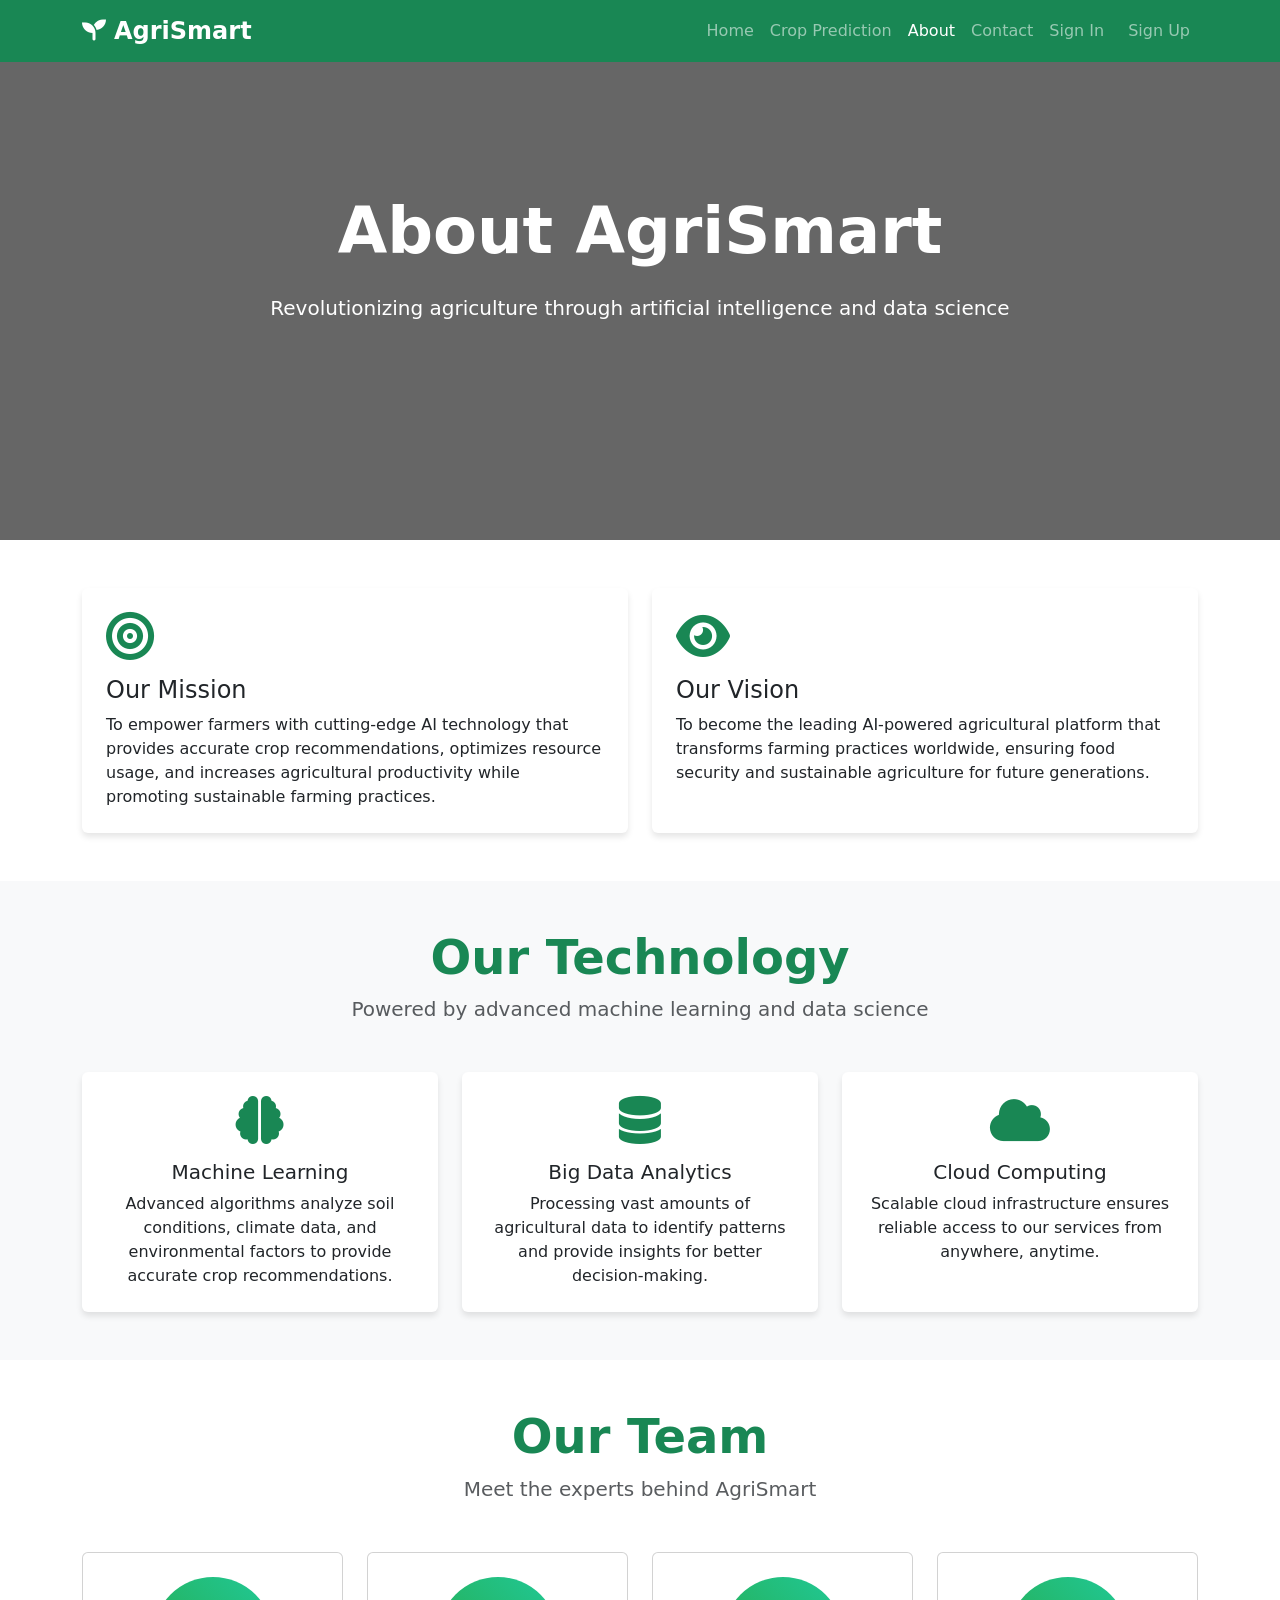
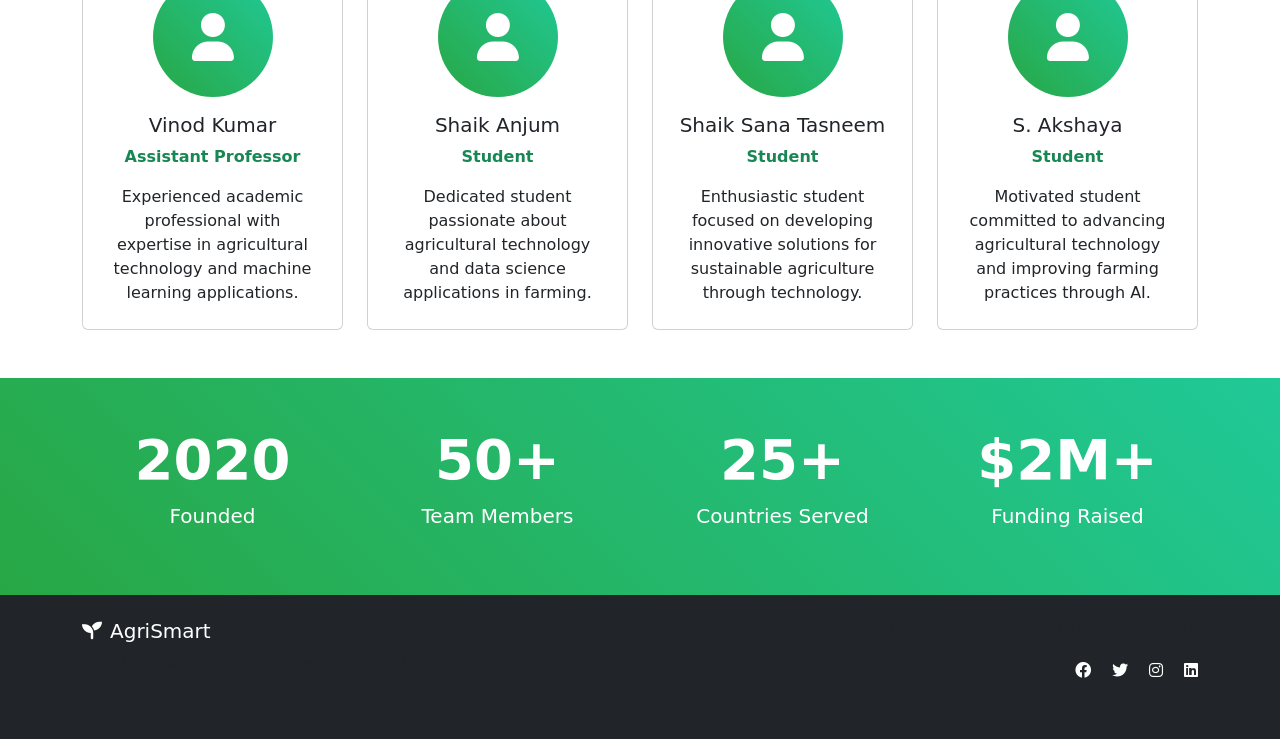
<file: templates/about.html>
<!DOCTYPE html>
<html lang="en">
<head>
    <meta charset="UTF-8">
    <meta name="viewport" content="width=device-width, initial-scale=1.0">
    <title>AgriSmart - About Us</title>
    <link href="https://cdn.jsdelivr.net/npm/bootstrap@5.3.0/dist/css/bootstrap.min.css" rel="stylesheet">
    <link href="https://cdnjs.cloudflare.com/ajax/libs/font-awesome/6.0.0/css/all.min.css" rel="stylesheet">
    <style>
        .hero-section {
            background: linear-gradient(rgba(0,0,0,0.6), rgba(0,0,0,0.6)), url('https://plus.unsplash.com/premium_photo-1661962692059-55d5a4319814?fm=jpg&q=60&w=3000&ixlib=rb-4.1.0&ixid=M3wxMjA3fDB8MHxzZWFyY2h8MXx8YWdyaWN1bHR1cmV8ZW58MHx8MHx8fDA%3D');
            background-size: cover;
            background-position: center;
            height: 60vh;
            display: flex;
            align-items: center;
            color: white;
        }
        .feature-card {
            transition: transform 0.3s ease;
            border: none;
            box-shadow: 0 4px 6px rgba(0,0,0,0.1);
        }
        .feature-card:hover {
            transform: translateY(-5px);
        }
        .team-card {
            text-align: center;
            transition: transform 0.3s ease;
        }
        .team-card:hover {
            transform: translateY(-5px);
        }
        .team-avatar {
            width: 120px;
            height: 120px;
            border-radius: 50%;
            margin: 0 auto 1rem;
            background: linear-gradient(45deg, #28a745, #20c997);
            display: flex;
            align-items: center;
            justify-content: center;
            color: white;
            font-size: 3rem;
        }
        .navbar-brand {
            font-weight: bold;
            font-size: 1.5rem;
        }
        .btn-custom {
            background: linear-gradient(45deg, #28a745, #20c997);
            border: none;
            color: white;
            padding: 12px 30px;
            border-radius: 25px;
            font-weight: 600;
            transition: all 0.3s ease;
        }
        .btn-custom:hover {
            transform: translateY(-2px);
            box-shadow: 0 5px 15px rgba(40, 167, 69, 0.4);
            color: white;
        }
        .stats-section {
            background: linear-gradient(45deg, #28a745, #20c997);
            color: white;
        }
    </style>
</head>
<body>
    <!-- Navigation -->
    <nav class="navbar navbar-expand-lg navbar-dark bg-success fixed-top">
        <div class="container">
            <a class="navbar-brand" href="/home">
                                    <i class="fas fa-seedling me-2"></i>AgriSmart
            </a>
            <button class="navbar-toggler" type="button" data-bs-toggle="collapse" data-bs-target="#navbarNav">
                <span class="navbar-toggler-icon"></span>
            </button>
            <div class="collapse navbar-collapse" id="navbarNav">
                <ul class="navbar-nav ms-auto">
                    <li class="nav-item">
                        <a class="nav-link" href="/home">Home</a>
                    </li>
                    <li class="nav-item">
                        <a class="nav-link" href="/">Crop Prediction</a>
                    </li>
                    <li class="nav-item">
                        <a class="nav-link active" href="/about">About</a>
                    </li>
                    <li class="nav-item">
                        <a class="nav-link" href="/contact">Contact</a>
                    </li>
                    <li class="nav-item">
                        <a class="nav-link" href="/signin">Sign In</a>
                    </li>
                    <li class="nav-item">
                        <a class="nav-link btn btn-outline-light btn-sm ms-2" href="/signup">Sign Up</a>
                    </li>
                </ul>
            </div>
        </div>
    </nav>

    <!-- Hero Section -->
    <section class="hero-section">
        <div class="container text-center">
            <h1 class="display-3 fw-bold mb-4">About AgriSmart</h1>
            <p class="lead mb-4">Revolutionizing agriculture through artificial intelligence and data science</p>
        </div>
    </section>

    <!-- Mission & Vision -->
    <section class="py-5">
        <div class="container">
            <div class="row g-4">
                <div class="col-md-6">
                    <div class="card feature-card h-100">
                        <div class="card-body p-4">
                            <i class="fas fa-bullseye fa-3x text-success mb-3"></i>
                            <h4 class="card-title">Our Mission</h4>
                            <p class="card-text">To empower farmers with cutting-edge AI technology that provides accurate crop recommendations, optimizes resource usage, and increases agricultural productivity while promoting sustainable farming practices.</p>
                        </div>
                    </div>
                </div>
                <div class="col-md-6">
                    <div class="card feature-card h-100">
                        <div class="card-body p-4">
                            <i class="fas fa-eye fa-3x text-success mb-3"></i>
                            <h4 class="card-title">Our Vision</h4>
                            <p class="card-text">To become the leading AI-powered agricultural platform that transforms farming practices worldwide, ensuring food security and sustainable agriculture for future generations.</p>
                        </div>
                    </div>
                </div>
            </div>
        </div>
    </section>

    <!-- Technology Section -->
    <section class="py-5 bg-light">
        <div class="container">
            <div class="text-center mb-5">
                <h2 class="display-5 fw-bold text-success">Our Technology</h2>
                <p class="lead text-muted">Powered by advanced machine learning and data science</p>
            </div>
            <div class="row g-4">
                <div class="col-md-4">
                    <div class="card feature-card h-100">
                        <div class="card-body text-center p-4">
                            <i class="fas fa-brain fa-3x text-success mb-3"></i>
                            <h5 class="card-title">Machine Learning</h5>
                            <p class="card-text">Advanced algorithms analyze soil conditions, climate data, and environmental factors to provide accurate crop recommendations.</p>
                        </div>
                    </div>
                </div>
                <div class="col-md-4">
                    <div class="card feature-card h-100">
                        <div class="card-body text-center p-4">
                            <i class="fas fa-database fa-3x text-success mb-3"></i>
                            <h5 class="card-title">Big Data Analytics</h5>
                            <p class="card-text">Processing vast amounts of agricultural data to identify patterns and provide insights for better decision-making.</p>
                        </div>
                    </div>
                </div>
                <div class="col-md-4">
                    <div class="card feature-card h-100">
                        <div class="card-body text-center p-4">
                            <i class="fas fa-cloud fa-3x text-success mb-3"></i>
                            <h5 class="card-title">Cloud Computing</h5>
                            <p class="card-text">Scalable cloud infrastructure ensures reliable access to our services from anywhere, anytime.</p>
                        </div>
                    </div>
                </div>
            </div>
        </div>
    </section>

    <!-- Team Section -->
    <section class="py-5">
        <div class="container">
            <div class="text-center mb-5">
                <h2 class="display-5 fw-bold text-success">Our Team</h2>
                <p class="lead text-muted">Meet the experts behind AgriSmart</p>
            </div>
            <div class="row g-4">
                <div class="col-md-3">
                    <div class="card team-card h-100">
                        <div class="card-body p-4">
                            <div class="team-avatar">
                                <i class="fas fa-user"></i>
                            </div>
                            <h5 class="card-title">Vinod Kumar</h5>
                            <p class="text-success fw-bold">Assistant Professor</p>
                            <p class="card-text">Experienced academic professional with expertise in agricultural technology and machine learning applications.</p>
                        </div>
                    </div>
                </div>
                <div class="col-md-3">
                    <div class="card team-card h-100">
                        <div class="card-body p-4">
                            <div class="team-avatar">
                                <i class="fas fa-user"></i>
                            </div>
                            <h5 class="card-title">Shaik Anjum</h5>
                            <p class="text-success fw-bold">Student</p>
                            <p class="card-text">Dedicated student passionate about agricultural technology and data science applications in farming.</p>
                        </div>
                    </div>
                </div>
                <div class="col-md-3">
                    <div class="card team-card h-100">
                        <div class="card-body p-4">
                            <div class="team-avatar">
                                <i class="fas fa-user"></i>
                            </div>
                            <h5 class="card-title">Shaik Sana Tasneem</h5>
                            <p class="text-success fw-bold">Student</p>
                            <p class="card-text">Enthusiastic student focused on developing innovative solutions for sustainable agriculture through technology.</p>
                        </div>
                    </div>
                </div>
                <div class="col-md-3">
                    <div class="card team-card h-100">
                        <div class="card-body p-4">
                            <div class="team-avatar">
                                <i class="fas fa-user"></i>
                            </div>
                            <h5 class="card-title">S. Akshaya</h5>
                            <p class="text-success fw-bold">Student</p>
                            <p class="card-text">Motivated student committed to advancing agricultural technology and improving farming practices through AI.</p>
                        </div>
                    </div>
                </div>
            </div>
        </div>
    </section>

    <!-- Statistics Section -->
    <section class="py-5 stats-section">
        <div class="container">
            <div class="row text-center">
                <div class="col-md-3">
                    <h3 class="display-4 fw-bold">2020</h3>
                    <p class="lead">Founded</p>
                </div>
                <div class="col-md-3">
                    <h3 class="display-4 fw-bold">50+</h3>
                    <p class="lead">Team Members</p>
                </div>
                <div class="col-md-3">
                    <h3 class="display-4 fw-bold">25+</h3>
                    <p class="lead">Countries Served</p>
                </div>
                <div class="col-md-3">
                    <h3 class="display-4 fw-bold">$2M+</h3>
                    <p class="lead">Funding Raised</p>
                </div>
            </div>
        </div>
    </section>

    <!-- Footer -->
    <footer class="bg-dark text-white py-4">
        <div class="container">
            <div class="row">
                <div class="col-md-6">
                    <h5><i class="fas fa-seedling me-2"></i>AgriSmart</h5>
                    <p class="text-muted">Revolutionizing agriculture with artificial intelligence and data science.</p>
                </div>
                <div class="col-md-6 text-md-end">
                    <p class="text-muted">&copy; 2024 AgriSmart. All rights reserved.</p>
                    <div class="social-links">
                        <a href="#" class="text-white me-3"><i class="fab fa-facebook"></i></a>
                        <a href="#" class="text-white me-3"><i class="fab fa-twitter"></i></a>
                        <a href="#" class="text-white me-3"><i class="fab fa-instagram"></i></a>
                        <a href="#" class="text-white"><i class="fab fa-linkedin"></i></a>
                    </div>
                </div>
            </div>
        </div>
    </footer>

    <script src="https://cdn.jsdelivr.net/npm/bootstrap@5.3.0/dist/js/bootstrap.bundle.min.js"></script>
</body>
</html>
</file>
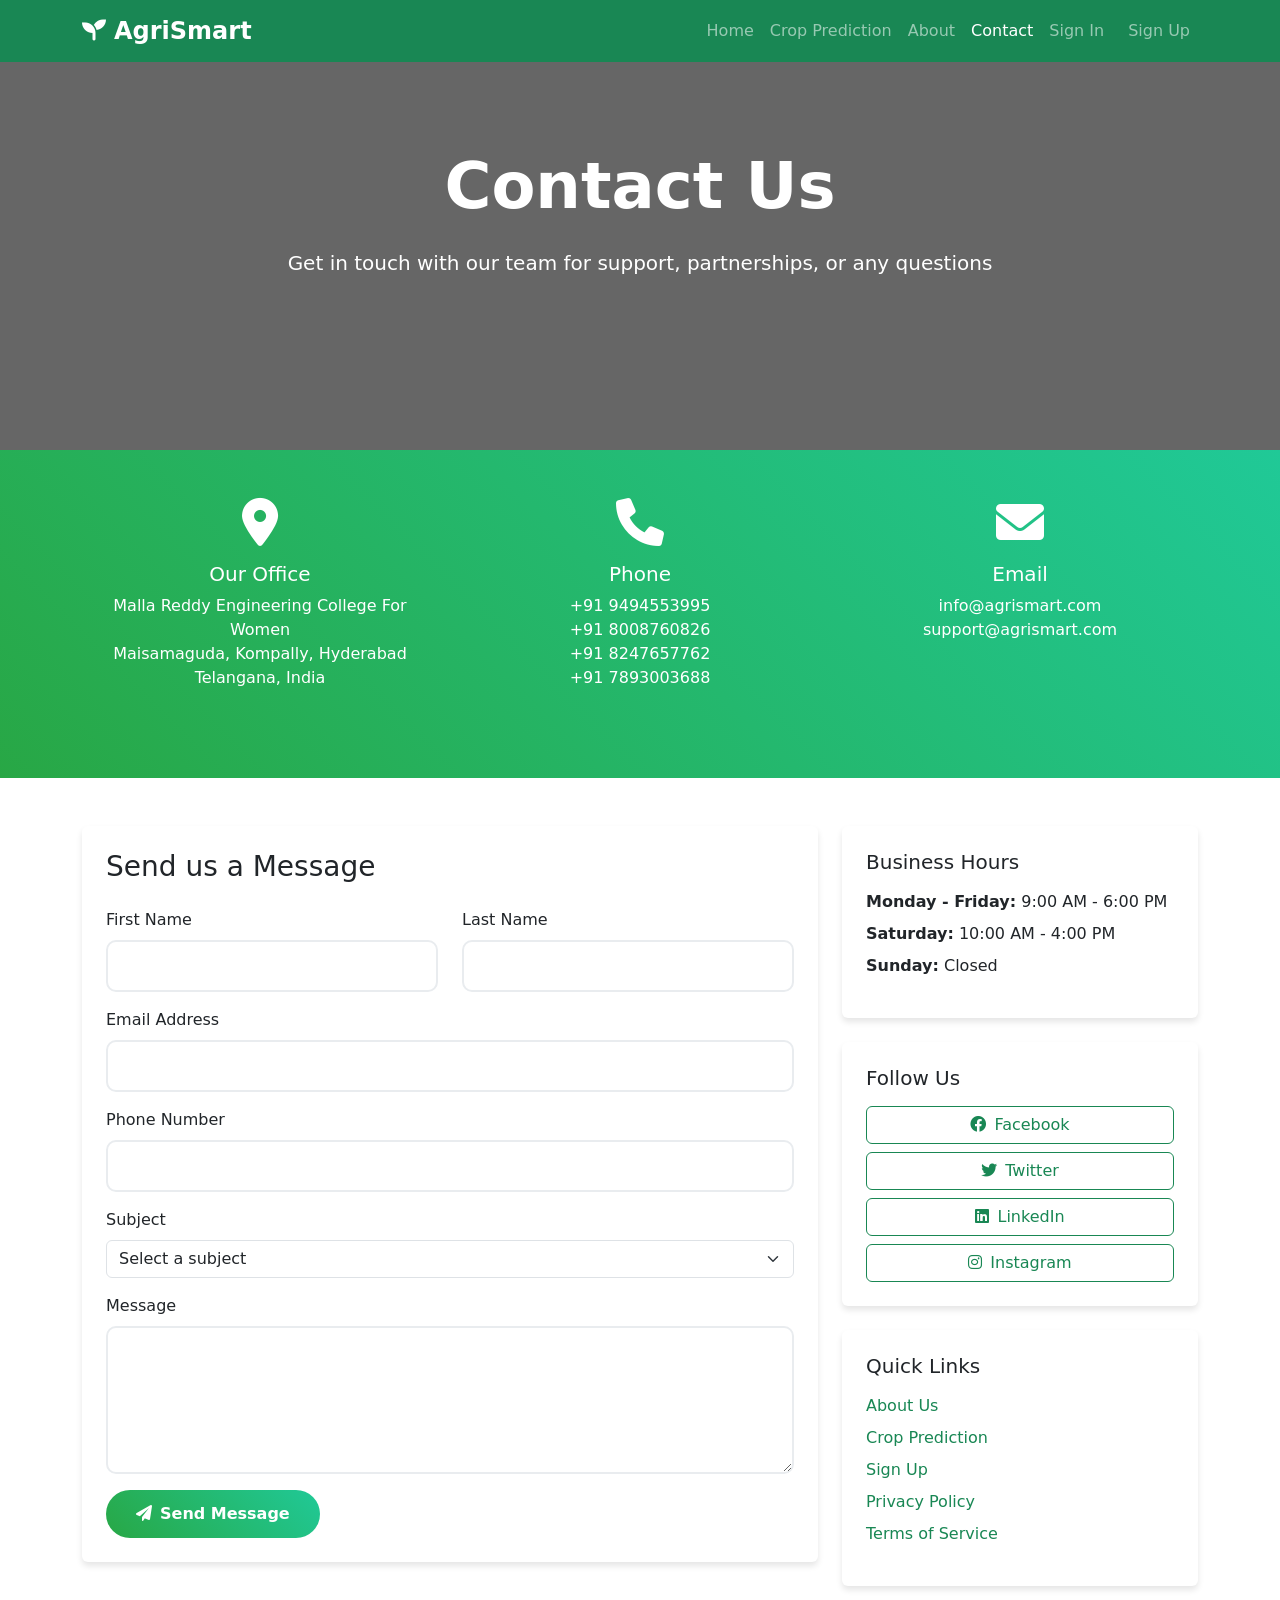
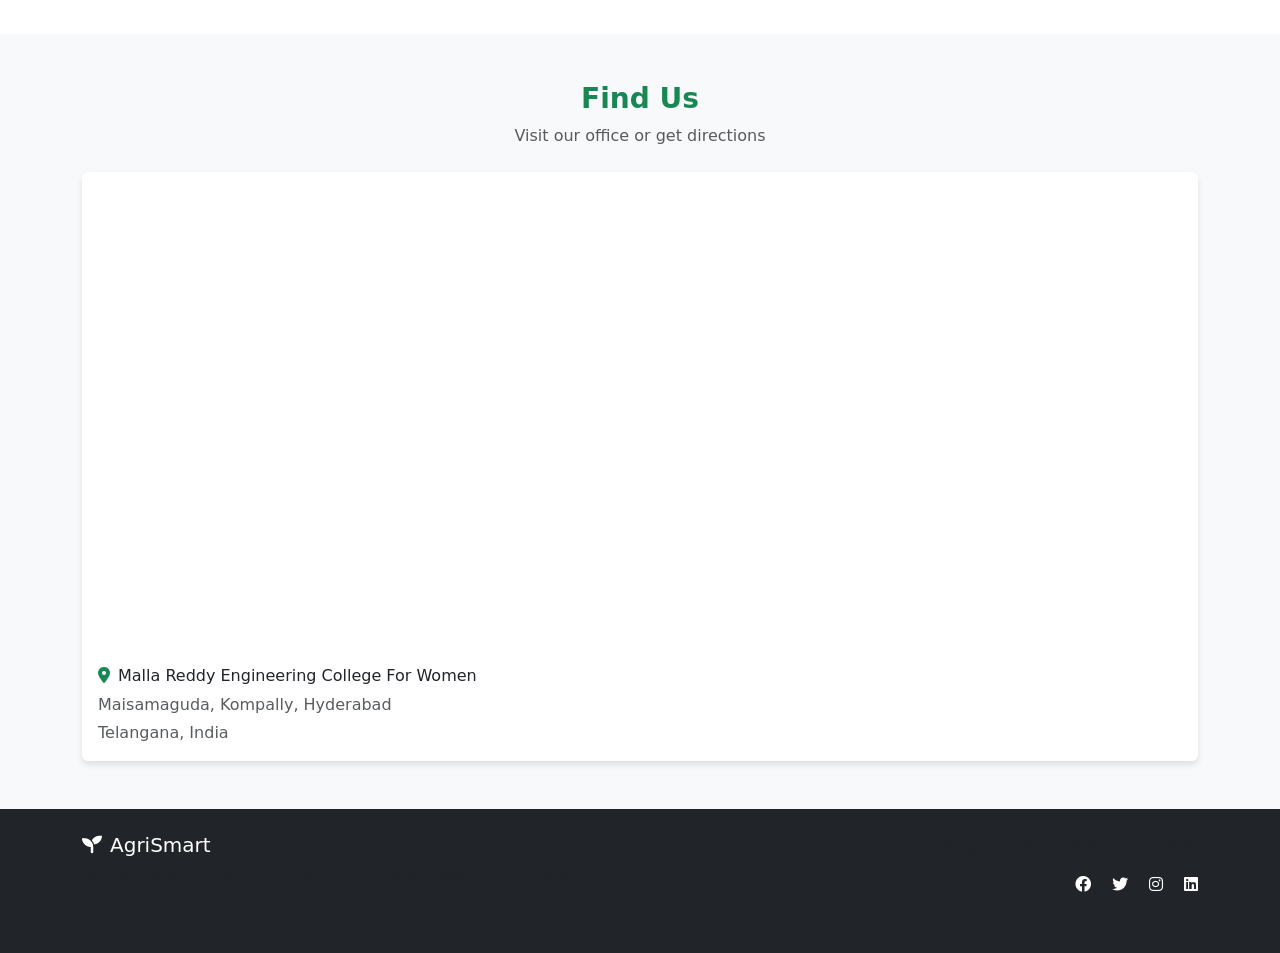
<file: templates/contact.html>
<!DOCTYPE html>
<html lang="en">
<head>
    <meta charset="UTF-8">
    <meta name="viewport" content="width=device-width, initial-scale=1.0">
    <title>AgriSmart - Contact Us</title>
    <link href="https://cdn.jsdelivr.net/npm/bootstrap@5.3.0/dist/css/bootstrap.min.css" rel="stylesheet">
    <link href="https://cdnjs.cloudflare.com/ajax/libs/font-awesome/6.0.0/css/all.min.css" rel="stylesheet">
    <style>
        .hero-section {
            background: linear-gradient(rgba(0,0,0,0.6), rgba(0,0,0,0.6)), url('https://img.freepik.com/free-photo/green-tea-bud-leaves-green-tea-plantations-morning_335224-955.jpg?semt=ais_hybrid&w=740');
            background-size: cover;
            background-position: center;
            height: 50vh;
            display: flex;
            align-items: center;
            color: white;
        }
        .contact-card {
            transition: transform 0.3s ease;
            border: none;
            box-shadow: 0 4px 6px rgba(0,0,0,0.1);
        }
        .contact-card:hover {
            transform: translateY(-5px);
        }
        .navbar-brand {
            font-weight: bold;
            font-size: 1.5rem;
        }
        .btn-custom {
            background: linear-gradient(45deg, #28a745, #20c997);
            border: none;
            color: white;
            padding: 12px 30px;
            border-radius: 25px;
            font-weight: 600;
            transition: all 0.3s ease;
        }
        .btn-custom:hover {
            transform: translateY(-2px);
            box-shadow: 0 5px 15px rgba(40, 167, 69, 0.4);
            color: white;
        }
        .form-control {
            border-radius: 10px;
            border: 2px solid #e9ecef;
            padding: 12px 15px;
            transition: all 0.3s ease;
        }
        .form-control:focus {
            border-color: #28a745;
            box-shadow: 0 0 0 0.2rem rgba(40, 167, 69, 0.25);
        }
        .contact-info {
            background: linear-gradient(45deg, #28a745, #20c997);
            color: white;
        }
    </style>
</head>
<body>
    <!-- Navigation -->
    <nav class="navbar navbar-expand-lg navbar-dark bg-success fixed-top">
        <div class="container">
            <a class="navbar-brand" href="/home">
                                    <i class="fas fa-seedling me-2"></i>AgriSmart
            </a>
            <button class="navbar-toggler" type="button" data-bs-toggle="collapse" data-bs-target="#navbarNav">
                <span class="navbar-toggler-icon"></span>
            </button>
            <div class="collapse navbar-collapse" id="navbarNav">
                <ul class="navbar-nav ms-auto">
                    <li class="nav-item">
                        <a class="nav-link" href="/home">Home</a>
                    </li>
                    <li class="nav-item">
                        <a class="nav-link" href="/">Crop Prediction</a>
                    </li>
                    <li class="nav-item">
                        <a class="nav-link" href="/about">About</a>
                    </li>
                    <li class="nav-item">
                        <a class="nav-link active" href="/contact">Contact</a>
                    </li>
                    <li class="nav-item">
                        <a class="nav-link" href="/signin">Sign In</a>
                    </li>
                    <li class="nav-item">
                        <a class="nav-link btn btn-outline-light btn-sm ms-2" href="/signup">Sign Up</a>
                    </li>
                </ul>
            </div>
        </div>
    </nav>

    <!-- Hero Section -->
    <section class="hero-section">
        <div class="container text-center">
            <h1 class="display-3 fw-bold mb-4">Contact Us</h1>
            <p class="lead mb-4">Get in touch with our team for support, partnerships, or any questions</p>
        </div>
    </section>

    <!-- Contact Information -->
    <section class="py-5 contact-info">
        <div class="container">
            <div class="row text-center">
                <div class="col-md-4 mb-4">
                    <i class="fas fa-map-marker-alt fa-3x mb-3"></i>
                    <h5>Our Office</h5>
                    <p>Malla Reddy Engineering College For Women<br>Maisamaguda, Kompally, Hyderabad<br>Telangana, India</p>
                </div>
                <div class="col-md-4 mb-4">
                    <i class="fas fa-phone fa-3x mb-3"></i>
                    <h5>Phone</h5>
                    <p>+91 9494553995<br>+91 8008760826<br>+91 8247657762<br>+91 7893003688</p>
                </div>
                <div class="col-md-4 mb-4">
                    <i class="fas fa-envelope fa-3x mb-3"></i>
                    <h5>Email</h5>
                    <p>info@agrismart.com<br>support@agrismart.com</p>
                </div>
            </div>
        </div>
    </section>

    <!-- Contact Form & Info -->
    <section class="py-5">
        <div class="container">
            <div class="row g-4">
                <!-- Contact Form -->
                <div class="col-lg-8">
                    <div class="card contact-card">
                        <div class="card-body p-4">
                            <h3 class="card-title mb-4">Send us a Message</h3>
                            <form id="contactForm">
                                <div class="row">
                                    <div class="col-md-6 mb-3">
                                        <label for="firstName" class="form-label">First Name</label>
                                        <input type="text" class="form-control" id="firstName" name="firstName" required>
                                    </div>
                                    <div class="col-md-6 mb-3">
                                        <label for="lastName" class="form-label">Last Name</label>
                                        <input type="text" class="form-control" id="lastName" name="lastName" required>
                                    </div>
                                </div>
                                <div class="mb-3">
                                    <label for="email" class="form-label">Email Address</label>
                                    <input type="email" class="form-control" id="email" name="email" required>
                                </div>
                                <div class="mb-3">
                                    <label for="phone" class="form-label">Phone Number</label>
                                    <input type="tel" class="form-control" id="phone" name="phone">
                                </div>
                                <div class="mb-3">
                                    <label for="subject" class="form-label">Subject</label>
                                    <select class="form-select" id="subject" name="subject" required>
                                        <option value="">Select a subject</option>
                                        <option value="general">General Inquiry</option>
                                        <option value="support">Technical Support</option>
                                        <option value="partnership">Partnership</option>
                                        <option value="feedback">Feedback</option>
                                        <option value="other">Other</option>
                                    </select>
                                </div>
                                <div class="mb-3">
                                    <label for="message" class="form-label">Message</label>
                                    <textarea class="form-control" id="message" name="message" rows="5" required></textarea>
                                </div>
                                <button type="submit" class="btn btn-custom">
                                    <i class="fas fa-paper-plane me-2"></i>Send Message
                                </button>
                            </form>
                        </div>
                    </div>
                </div>

                <!-- Additional Info -->
                <div class="col-lg-4">
                    <div class="card contact-card mb-4">
                        <div class="card-body p-4">
                            <h5 class="card-title mb-3">Business Hours</h5>
                            <ul class="list-unstyled">
                                <li class="mb-2"><strong>Monday - Friday:</strong> 9:00 AM - 6:00 PM</li>
                                <li class="mb-2"><strong>Saturday:</strong> 10:00 AM - 4:00 PM</li>
                                <li class="mb-2"><strong>Sunday:</strong> Closed</li>
                            </ul>
                        </div>
                    </div>

                    <div class="card contact-card mb-4">
                        <div class="card-body p-4">
                            <h5 class="card-title mb-3">Follow Us</h5>
                            <div class="d-flex flex-column gap-2">
                                <a href="#" class="btn btn-outline-success">
                                    <i class="fab fa-facebook me-2"></i>Facebook
                                </a>
                                <a href="#" class="btn btn-outline-success">
                                    <i class="fab fa-twitter me-2"></i>Twitter
                                </a>
                                <a href="#" class="btn btn-outline-success">
                                    <i class="fab fa-linkedin me-2"></i>LinkedIn
                                </a>
                                <a href="#" class="btn btn-outline-success">
                                    <i class="fab fa-instagram me-2"></i>Instagram
                                </a>
                            </div>
                        </div>
                    </div>

                    <div class="card contact-card">
                        <div class="card-body p-4">
                            <h5 class="card-title mb-3">Quick Links</h5>
                            <ul class="list-unstyled">
                                <li class="mb-2"><a href="/about" class="text-decoration-none text-success">About Us</a></li>
                                <li class="mb-2"><a href="/" class="text-decoration-none text-success">Crop Prediction</a></li>
                                <li class="mb-2"><a href="/signup" class="text-decoration-none text-success">Sign Up</a></li>
                                <li class="mb-2"><a href="#" class="text-decoration-none text-success">Privacy Policy</a></li>
                                <li class="mb-2"><a href="#" class="text-decoration-none text-success">Terms of Service</a></li>
                            </ul>
                        </div>
                    </div>
                </div>
            </div>
        </div>
    </section>

    <!-- Map Section -->
    <section class="py-5 bg-light">
        <div class="container">
            <div class="text-center mb-4">
                <h3 class="fw-bold text-success">Find Us</h3>
                <p class="text-muted">Visit our office or get directions</p>
            </div>
            <div class="card contact-card">
                <div class="card-body p-0">
                    <div class="ratio ratio-21x9">
                        <iframe src="https://www.google.com/maps/embed?pb=!1m18!1m12!1m3!1d3806.073857964839!2d78.4866713151267!3d17.5863966878997!2m3!1f0!2f0!3f0!3m2!1i1024!2i768!4f13.1!3m3!1m2!1s0x3bcb85e2e2e2e2e2%3A0x7e2e2e2e2e2e2e2e!2sMalla%20Reddy%20Engineering%20College%20for%20Women!5e0!3m2!1sen!2sin!4v1680000000000!5m2!1sen!2sin" 
                                style="border:0;" allowfullscreen="" loading="lazy" referrerpolicy="no-referrer-when-downgrade" title="Malla Reddy Engineering College For Women, Maisamaguda, Kompally, Hyderabad"></iframe>
                    </div>
                    <div class="card-body p-3">
                        <h6 class="mb-2"><i class="fas fa-map-marker-alt text-success me-2"></i>Malla Reddy Engineering College For Women</h6>
                        <p class="mb-1 text-muted">Maisamaguda, Kompally, Hyderabad</p>
                        <p class="mb-0 text-muted">Telangana, India</p>
                    </div>
                </div>
            </div>
        </div>
    </section>

    <!-- Footer -->
    <footer class="bg-dark text-white py-4">
        <div class="container">
            <div class="row">
                <div class="col-md-6">
                    <h5><i class="fas fa-seedling me-2"></i>AgriSmart</h5>
                    <p class="text-muted">Revolutionizing agriculture with artificial intelligence and data science.</p>
                </div>
                <div class="col-md-6 text-md-end">
                    <p class="text-muted">&copy; 2024 AgriSmart. All rights reserved.</p>
                    <div class="social-links">
                        <a href="#" class="text-white me-3"><i class="fab fa-facebook"></i></a>
                        <a href="#" class="text-white me-3"><i class="fab fa-twitter"></i></a>
                        <a href="#" class="text-white me-3"><i class="fab fa-instagram"></i></a>
                        <a href="#" class="text-white"><i class="fab fa-linkedin"></i></a>
                    </div>
                </div>
            </div>
        </div>
    </footer>

    <script src="https://cdn.jsdelivr.net/npm/bootstrap@5.3.0/dist/js/bootstrap.bundle.min.js"></script>
    <script>
        document.getElementById('contactForm').addEventListener('submit', function(e) {
            e.preventDefault();
            
            // Here you would typically send the form data to your backend
            alert('Thank you for your message! We will get back to you soon.');
            
            // Reset the form
            this.reset();
        });
    </script>
</body>
</html>
</file>
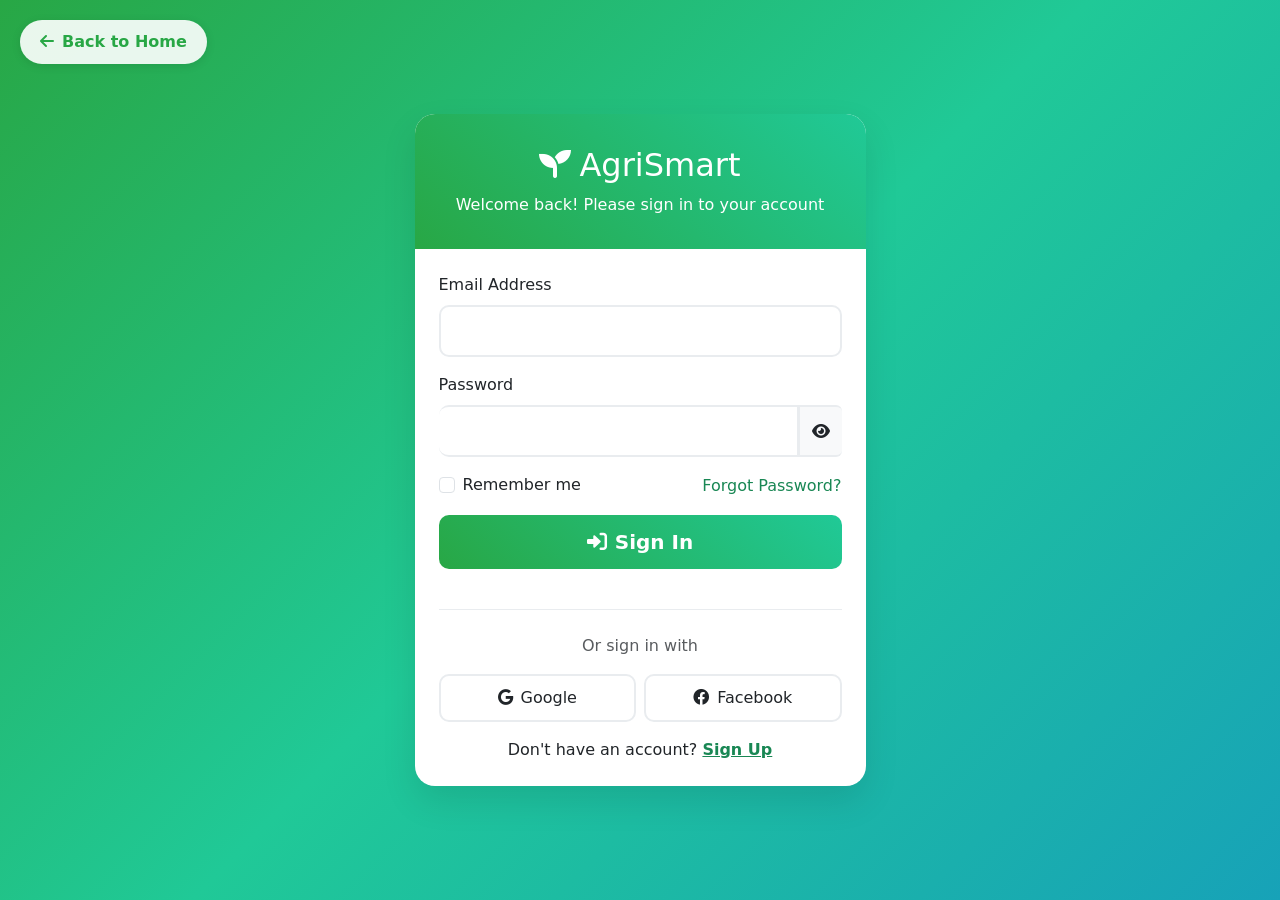
<file: templates/signin.html>
<!DOCTYPE html>
<html lang="en">
<head>
    <meta charset="UTF-8">
    <meta name="viewport" content="width=device-width, initial-scale=1.0">
    <title>AgriSmart - Sign In</title>
    <link href="https://cdn.jsdelivr.net/npm/bootstrap@5.3.0/dist/css/bootstrap.min.css" rel="stylesheet">
    <link href="https://cdnjs.cloudflare.com/ajax/libs/font-awesome/6.0.0/css/all.min.css" rel="stylesheet">
    <style>
        body {
            background: linear-gradient(135deg, #28a745 0%, #20c997 50%, #17a2b8 100%);
            min-height: 100vh;
            display: flex;
            align-items: center;
        }
        .signin-card {
            background: white;
            border-radius: 20px;
            box-shadow: 0 15px 35px rgba(0,0,0,0.1);
            overflow: hidden;
        }
        .signin-header {
            background: linear-gradient(45deg, #28a745, #20c997);
            color: white;
            padding: 2rem;
            text-align: center;
        }
        .form-control {
            border-radius: 10px;
            border: 2px solid #e9ecef;
            padding: 12px 15px;
            transition: all 0.3s ease;
        }
        .form-control:focus {
            border-color: #28a745;
            box-shadow: 0 0 0 0.2rem rgba(40, 167, 69, 0.25);
        }
        .btn-signin {
            background: linear-gradient(45deg, #28a745, #20c997);
            border: none;
            border-radius: 10px;
            padding: 12px 30px;
            font-weight: 600;
            transition: all 0.3s ease;
        }
        .btn-signin:hover {
            transform: translateY(-2px);
            box-shadow: 0 5px 15px rgba(40, 167, 69, 0.4);
        }
        .input-group-text {
            background: #f8f9fa;
            border: 2px solid #e9ecef;
            border-right: none;
        }
        .input-group .form-control {
            border-left: none;
        }
        .social-login {
            border-top: 1px solid #e9ecef;
            padding-top: 1.5rem;
            margin-top: 1.5rem;
        }
        .btn-social {
            border: 2px solid #e9ecef;
            border-radius: 10px;
            padding: 10px 20px;
            transition: all 0.3s ease;
        }
        .btn-social:hover {
            border-color: #28a745;
            background: #f8f9fa;
        }
        .back-home-btn {
            position: fixed;
            top: 20px;
            left: 20px;
            z-index: 1000;
            background: rgba(255, 255, 255, 0.9);
            border-radius: 25px;
            padding: 10px 20px;
            color: #28a745;
            text-decoration: none;
            font-weight: 600;
            transition: all 0.3s ease;
            box-shadow: 0 2px 10px rgba(0,0,0,0.1);
        }
        .back-home-btn:hover {
            background: white;
            color: #20c997;
            transform: translateY(-2px);
            box-shadow: 0 4px 15px rgba(0,0,0,0.2);
        }
    </style>
</head>
<body>
    <a href="/home" class="back-home-btn">
        <i class="fas fa-arrow-left me-2"></i>Back to Home
    </a>
    <div class="container">
        <div class="row justify-content-center">
            <div class="col-md-6 col-lg-5">
                <div class="signin-card">
                    <div class="signin-header">
                        <h2><i class="fas fa-seedling me-2"></i>AgriSmart</h2>
                        <p class="mb-0">Welcome back! Please sign in to your account</p>
                    </div>
                    
                    <div class="p-4">
                        <form id="signinForm">
                            <div class="mb-3">
                                <label for="email" class="form-label">Email Address</label>
                                <input type="email" class="form-control" id="email" name="email" required>
                            </div>
                            
                            <div class="mb-3">
                                <label for="password" class="form-label">Password</label>
                                <div class="input-group">
                                    <input type="password" class="form-control" id="password" name="password" required>
                                    <span class="input-group-text" onclick="togglePassword('password')">
                                        <i class="fas fa-eye" id="passwordIcon"></i>
                                    </span>
                                </div>
                            </div>
                            
                            <div class="mb-3 d-flex justify-content-between align-items-center">
                                <div class="form-check">
                                    <input type="checkbox" class="form-check-input" id="rememberMe">
                                    <label class="form-check-label" for="rememberMe">
                                        Remember me
                                    </label>
                                </div>
                                <a href="#" class="text-success text-decoration-none">Forgot Password?</a>
                            </div>
                            
                            <button type="submit" class="btn btn-signin btn-lg w-100 text-white mb-3">
                                <i class="fas fa-sign-in-alt me-2"></i>Sign In
                            </button>
                            
                            <div class="social-login">
                                <p class="text-center text-muted mb-3">Or sign in with</p>
                                <div class="row g-2">
                                    <div class="col-6">
                                        <button type="button" class="btn btn-social w-100">
                                            <i class="fab fa-google me-2"></i>Google
                                        </button>
                                    </div>
                                    <div class="col-6">
                                        <button type="button" class="btn btn-social w-100">
                                            <i class="fab fa-facebook me-2"></i>Facebook
                                        </button>
                                    </div>
                                </div>
                            </div>
                            
                            <div class="text-center mt-3">
                                <p class="mb-0">Don't have an account? <a href="/signup" class="text-success fw-bold">Sign Up</a></p>
                            </div>
                        </form>
                    </div>
                </div>
                

            </div>
        </div>
    </div>

    <script src="https://cdn.jsdelivr.net/npm/bootstrap@5.3.0/dist/js/bootstrap.bundle.min.js"></script>
    <script>
        function togglePassword(fieldId) {
            const field = document.getElementById(fieldId);
            const icon = document.getElementById(fieldId + 'Icon');
            
            if (field.type === 'password') {
                field.type = 'text';
                icon.classList.remove('fa-eye');
                icon.classList.add('fa-eye-slash');
            } else {
                field.type = 'password';
                icon.classList.remove('fa-eye-slash');
                icon.classList.add('fa-eye');
            }
        }
        
        document.getElementById('signinForm').addEventListener('submit', function(e) {
            e.preventDefault();
            
            const email = document.getElementById('email').value;
            const password = document.getElementById('password').value;
            
            // Here you would typically validate credentials with your backend
            if (email && password) {
                alert('Welcome back to AgriSmart!');
                window.location.href = '/';
            } else {
                alert('Please fill in all fields.');
            }
        });
    </script>
</body>
</html>
</file>
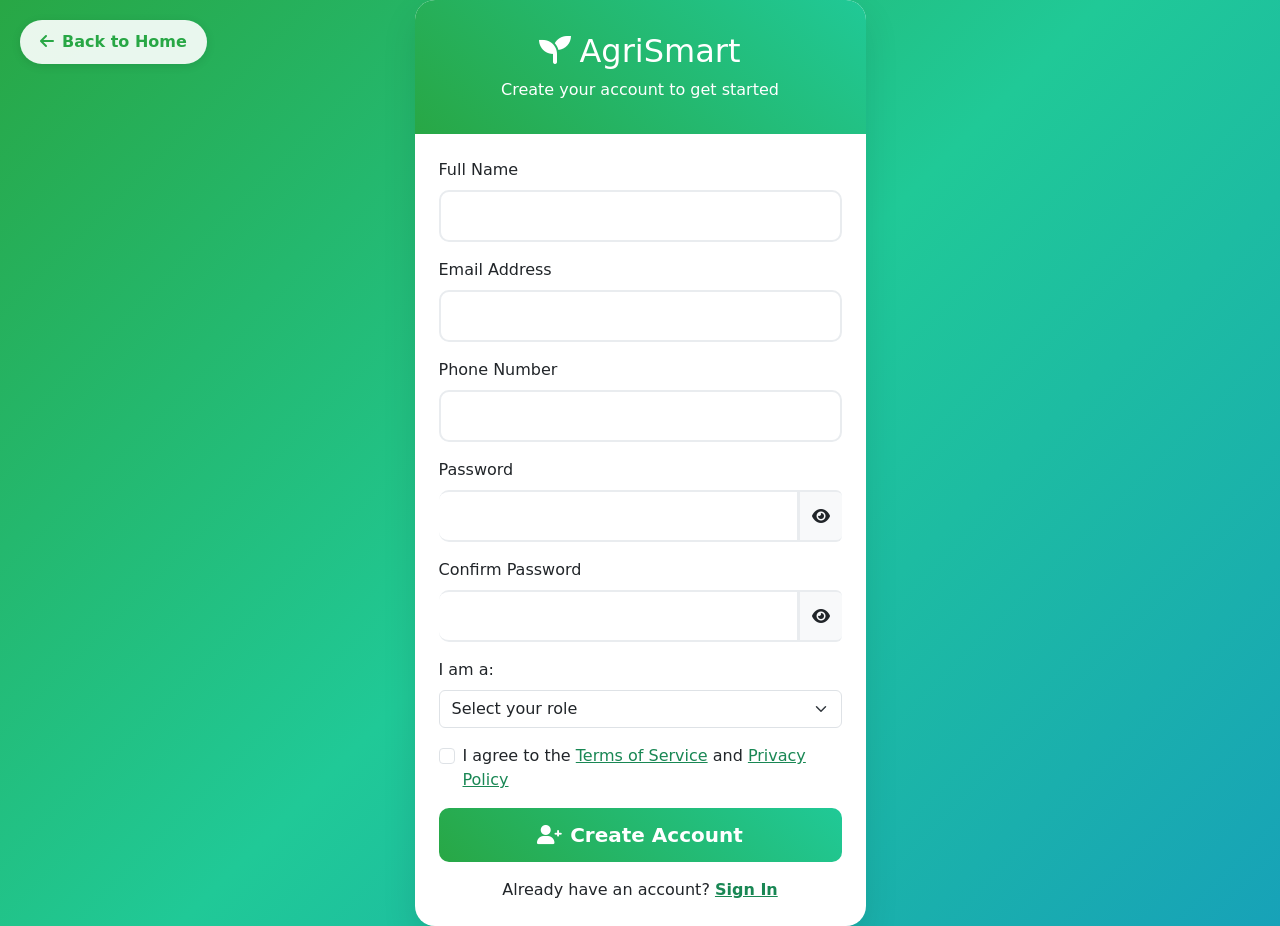
<file: templates/signup.html>
<!DOCTYPE html>
<html lang="en">
<head>
    <meta charset="UTF-8">
    <meta name="viewport" content="width=device-width, initial-scale=1.0">
    <title>AgriSmart - Sign Up</title>
    <link href="https://cdn.jsdelivr.net/npm/bootstrap@5.3.0/dist/css/bootstrap.min.css" rel="stylesheet">
    <link href="https://cdnjs.cloudflare.com/ajax/libs/font-awesome/6.0.0/css/all.min.css" rel="stylesheet">
    <style>
        body {
            background: linear-gradient(135deg, #28a745 0%, #20c997 50%, #17a2b8 100%);
            min-height: 100vh;
            display: flex;
            align-items: center;
        }
        .signup-card {
            background: white;
            border-radius: 20px;
            box-shadow: 0 15px 35px rgba(0,0,0,0.1);
            overflow: hidden;
        }
        .signup-header {
            background: linear-gradient(45deg, #28a745, #20c997);
            color: white;
            padding: 2rem;
            text-align: center;
        }
        .form-control {
            border-radius: 10px;
            border: 2px solid #e9ecef;
            padding: 12px 15px;
            transition: all 0.3s ease;
        }
        .form-control:focus {
            border-color: #28a745;
            box-shadow: 0 0 0 0.2rem rgba(40, 167, 69, 0.25);
        }
        .btn-signup {
            background: linear-gradient(45deg, #28a745, #20c997);
            border: none;
            border-radius: 10px;
            padding: 12px 30px;
            font-weight: 600;
            transition: all 0.3s ease;
        }
        .btn-signup:hover {
            transform: translateY(-2px);
            box-shadow: 0 5px 15px rgba(40, 167, 69, 0.4);
        }
        .input-group-text {
            background: #f8f9fa;
            border: 2px solid #e9ecef;
            border-right: none;
        }
        .input-group .form-control {
            border-left: none;
        }
        .back-home-btn {
            position: fixed;
            top: 20px;
            left: 20px;
            z-index: 1000;
            background: rgba(255, 255, 255, 0.9);
            border-radius: 25px;
            padding: 10px 20px;
            color: #28a745;
            text-decoration: none;
            font-weight: 600;
            transition: all 0.3s ease;
            box-shadow: 0 2px 10px rgba(0,0,0,0.1);
        }
        .back-home-btn:hover {
            background: white;
            color: #20c997;
            transform: translateY(-2px);
            box-shadow: 0 4px 15px rgba(0,0,0,0.2);
        }
    </style>
</head>
<body>
    <a href="/home" class="back-home-btn">
        <i class="fas fa-arrow-left me-2"></i>Back to Home
    </a>
    <div class="container">
        <div class="row justify-content-center">
            <div class="col-md-6 col-lg-5">
                <div class="signup-card">
                    <div class="signup-header">
                        <h2><i class="fas fa-seedling me-2"></i>AgriSmart</h2>
                        <p class="mb-0">Create your account to get started</p>
                    </div>
                    
                    <div class="p-4">
                        <form id="signupForm">
                            <div class="mb-3">
                                <label for="fullName" class="form-label">Full Name</label>
                                <input type="text" class="form-control" id="fullName" name="fullName" required>
                            </div>
                            
                            <div class="mb-3">
                                <label for="email" class="form-label">Email Address</label>
                                <input type="email" class="form-control" id="email" name="email" required>
                            </div>
                            
                            <div class="mb-3">
                                <label for="phone" class="form-label">Phone Number</label>
                                <input type="tel" class="form-control" id="phone" name="phone" required>
                            </div>
                            
                            <div class="mb-3">
                                <label for="password" class="form-label">Password</label>
                                <div class="input-group">
                                    <input type="password" class="form-control" id="password" name="password" required>
                                    <span class="input-group-text" onclick="togglePassword('password')">
                                        <i class="fas fa-eye" id="passwordIcon"></i>
                                    </span>
                                </div>
                            </div>
                            
                            <div class="mb-3">
                                <label for="confirmPassword" class="form-label">Confirm Password</label>
                                <div class="input-group">
                                    <input type="password" class="form-control" id="confirmPassword" name="confirmPassword" required>
                                    <span class="input-group-text" onclick="togglePassword('confirmPassword')">
                                        <i class="fas fa-eye" id="confirmPasswordIcon"></i>
                                    </span>
                                </div>
                            </div>
                            
                            <div class="mb-3">
                                <label for="userType" class="form-label">I am a:</label>
                                <select class="form-select" id="userType" name="userType" required>
                                    <option value="">Select your role</option>
                                    <option value="farmer">Farmer</option>
                                    <option value="agricultural_expert">Agricultural Expert</option>
                                    <option value="student">Student</option>
                                    <option value="researcher">Researcher</option>
                                    <option value="other">Other</option>
                                </select>
                            </div>
                            
                            <div class="mb-3 form-check">
                                <input type="checkbox" class="form-check-input" id="terms" required>
                                <label class="form-check-label" for="terms">
                                    I agree to the <a href="#" class="text-success">Terms of Service</a> and <a href="#" class="text-success">Privacy Policy</a>
                                </label>
                            </div>
                            
                            <button type="submit" class="btn btn-signup btn-lg w-100 text-white mb-3">
                                <i class="fas fa-user-plus me-2"></i>Create Account
                            </button>
                            
                            <div class="text-center">
                                <p class="mb-0">Already have an account? <a href="/signin" class="text-success fw-bold">Sign In</a></p>
                            </div>
                        </form>
                    </div>
                </div>
                

            </div>
        </div>
    </div>

    <script src="https://cdn.jsdelivr.net/npm/bootstrap@5.3.0/dist/js/bootstrap.bundle.min.js"></script>
    <script>
        function togglePassword(fieldId) {
            const field = document.getElementById(fieldId);
            const icon = document.getElementById(fieldId + 'Icon');
            
            if (field.type === 'password') {
                field.type = 'text';
                icon.classList.remove('fa-eye');
                icon.classList.add('fa-eye-slash');
            } else {
                field.type = 'password';
                icon.classList.remove('fa-eye-slash');
                icon.classList.add('fa-eye');
            }
        }
        
        document.getElementById('signupForm').addEventListener('submit', function(e) {
            e.preventDefault();
            
            const password = document.getElementById('password').value;
            const confirmPassword = document.getElementById('confirmPassword').value;
            
            if (password !== confirmPassword) {
                alert('Passwords do not match!');
                return;
            }
            
            // Here you would typically send the form data to your backend
                            alert('Account created successfully! Welcome to AgriSmart.');
            window.location.href = '/signin';
        });
    </script>
</body>
</html>
</file>
